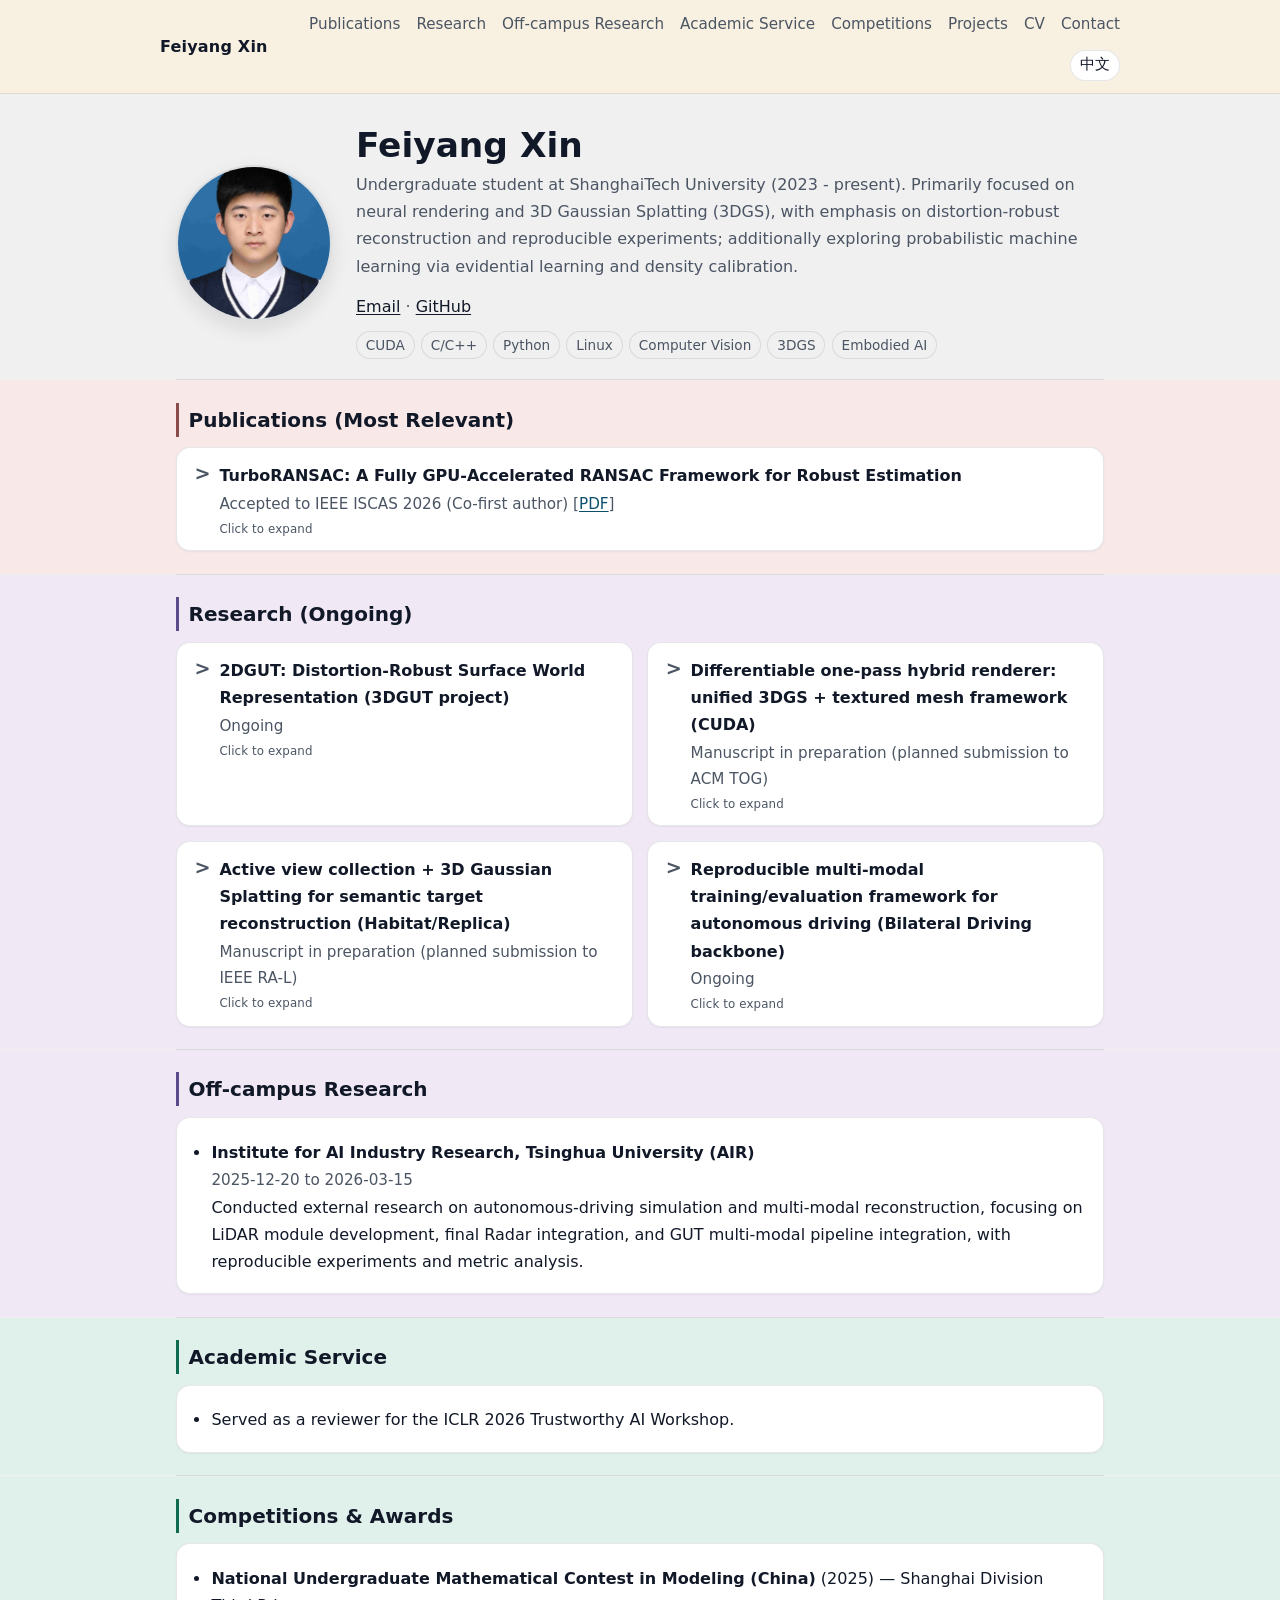
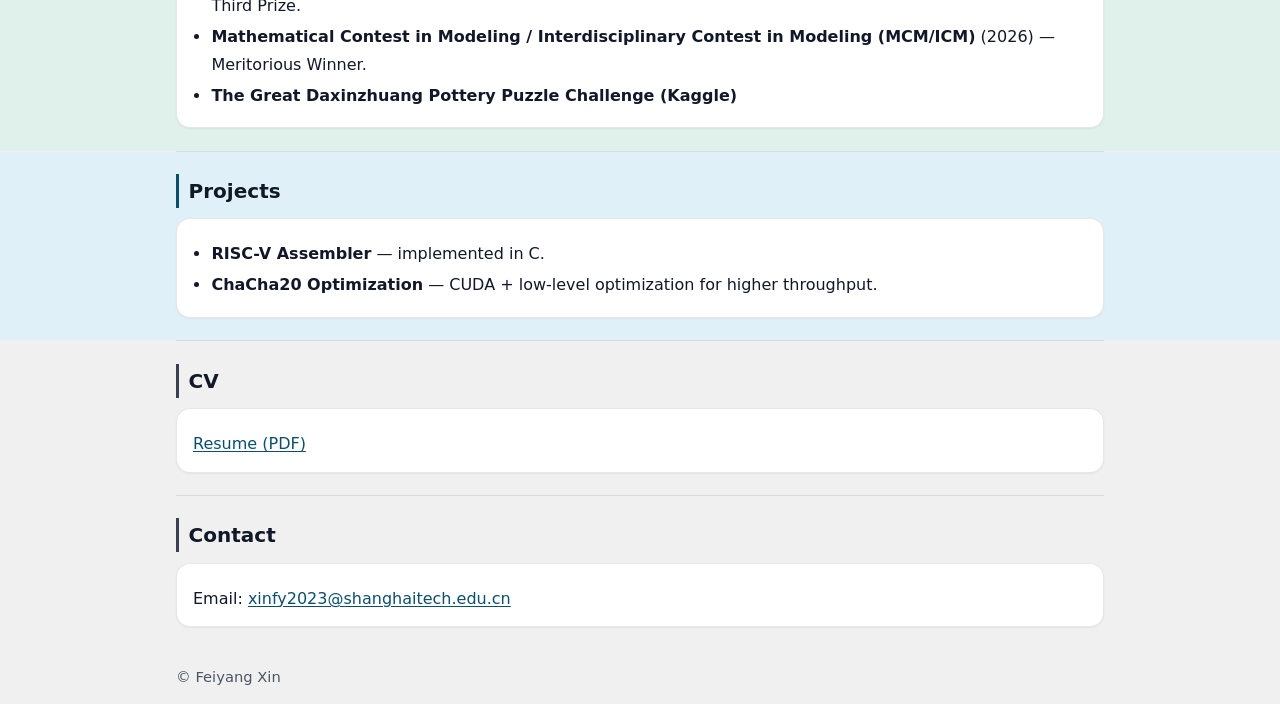
<file: index.html>
﻿<!doctype html>
<html lang="en">
  <head>
    <meta charset="utf-8">
    <meta name="viewport" content="width=device-width, initial-scale=1">
    <title>Feiyang Xin | Homepage</title>
    <meta name="description" content="Feiyang Xin — Undergraduate student at ShanghaiTech University. Research focus: neural rendering and 3D Gaussian Splatting (3DGS), with additional work on probabilistic machine learning via evidential learning and density calibration.">
    <link rel="canonical" href="https://xinfy2023.github.io/">
    <link rel="stylesheet" href="assets/style.css">
  </head>
  <body>
    <header class="site-header">
      <div class="container inner">
        <a class="brand" href="#top">Feiyang Xin</a>
        <nav class="nav" aria-label="Primary">
          <a href="#publications">Publications</a>
          <a href="#research">Research</a>
          <a href="#offcampus">Off-campus Research</a>
          <a href="#service">Academic Service</a>
          <a href="#competitions">Competitions</a>
          <a href="#projects">Projects</a>
          <a href="#cv">CV</a>
          <a href="#contact">Contact</a>
          <a class="lang" href="index_zh.html" title="中文" rel="nofollow">中文</a>
        </nav>
      </div>
    </header>

    <main id="top" class="container">
      <div class="hero">
        <img class="avatar" src="1.jpg" alt="Photo">
        <div>
          <h1>Feiyang Xin</h1>
          <p class="subtitle">
            Undergraduate student at ShanghaiTech University (2023 - present). Primarily focused on neural rendering and 3D Gaussian Splatting (3DGS), with emphasis on distortion-robust reconstruction and reproducible experiments; additionally exploring probabilistic machine learning via evidential learning and density calibration.
          </p>
          <p class="quicklinks">
            <a href="mailto:xinfy2023@shanghaitech.edu.cn">Email</a> ·
            <a href="https://github.com/xinfy2023" rel="me">GitHub</a>
          </p>
          <div class="tags" aria-label="Tags">
            <span class="tag">CUDA</span>
            <span class="tag">C/C++</span>
            <span class="tag">Python</span>
            <span class="tag">Linux</span>
            <span class="tag">Computer Vision</span>
            <span class="tag">3DGS</span>
            <span class="tag">Embodied AI</span>
          </div>
        </div>
      </div>

      <section id="publications" class="band q4">
        <h2>Publications (Most Relevant)</h2>
        <div class="grid">
          <div class="card">
            <details class="fold">
              <summary>
                <p class="fold-title">TurboRANSAC: A Fully GPU-Accelerated RANSAC Framework for Robust Estimation</p>
                <p class="fold-meta">
                  Accepted to IEEE ISCAS 2026 (Co-first author)
                  [<a href="files/TurboRANSAC_ISCAS2026.pdf">PDF</a>]
                </p>
              </summary>
              <div class="fold-body">
                <p class="meta">
                  Robust model estimation plays a central role in geometric computer vision, enabling applications such as camera localization, motion estimation, and 3D reconstruction. Among many techniques, Random Sample Consensus (RANSAC) is widely adopted for its robustness to outliers. However, existing RANSAC variants commonly rely on CPU-based sequential processing, leading to computational inefficiency that limits their suitability for real-time and large-scale scenarios. This challenge is heightened by the rise of learning-based pipelines optimized for GPU acceleration, where CPU-bound RANSAC becomes a bottleneck within predominantly GPU-centric workflows.
                </p>
                <p class="meta">
                  TurboRANSAC is a fully GPU-accelerated framework that parallelizes all key stages, including sampling, hypothesis generation, scoring, and refinement, directly on GPU. Unlike methods that optimize isolated components, TurboRANSAC provides a unified and scalable solution applicable to a broad spectrum of geometric estimation problems.
                </p>
              </div>
            </details>
          </div>
        </div>
      </section>

      <section id="research" class="band q3">
        <h2>Research (Ongoing)</h2>
        <div class="grid">
          <div class="card">
            <details class="fold">
              <summary>
                <p class="fold-title">2DGUT: Distortion-Robust Surface World Representation (3DGUT project)</p>
                <p class="fold-meta">Ongoing</p>
              </summary>
              <div class="fold-body">
                <ul>
                  <li>For fisheye and strongly distorted cameras, integrates Unscented Transform (UT) projection and ray-plane surfel primitives into a Gaussian Splatting reconstruction pipeline for better geometric and optimization stability under nonlinear projection.</li>
                  <li>Implements a staged training pipeline (transfer → surface refine → metric recover) and evaluation protocol (PSNR/SSIM/LPIPS plus geometric metrics).</li>
                  <li>On Lego fisheye (180°), improves PSNR from 22.48 to 31.65; under matched evaluator, achieves 31.83 vs 28.14 (+3.69 dB) against canonical 2DGS (no-UT).</li>
                  <li>Shows stable gains on multiple ScanNet++ DSLR scenes (up to +1.36 dB on the main scene; all 3 added scenes are positive), with reproducible logs and visualization/ablation analyses completed.</li>
                </ul>
              </div>
            </details>
          </div>

          <div class="card">
            <details class="fold">
              <summary>
                <p class="fold-title">Differentiable one-pass hybrid renderer: unified 3DGS + textured mesh framework (CUDA)</p>
                <p class="fold-meta">Manuscript in preparation (planned submission to ACM TOG)</p>
              </summary>
              <div class="fold-body">
                <ul>
                  <li>Developing a CUDA-based one-pass differentiable hybrid rendering framework that unifies 3D Gaussian Splatting and textured meshes.</li>
                  <li>Treats triangles as native primitives and fuses them with Gaussians in the same tile queue via key sorting, enabling end-to-end backpropagation (including texture gradients).</li>
                  <li>Systematically evaluates and optimizes both quality (PSNR) and performance (FPS).</li>
                </ul>
              </div>
            </details>
          </div>

          <div class="card">
            <details class="fold">
              <summary>
                <p class="fold-title">Active view collection + 3D Gaussian Splatting for semantic target reconstruction (Habitat/Replica)</p>
                <p class="fold-meta">Manuscript in preparation (planned submission to IEEE RA-L)</p>
              </summary>
              <div class="fold-body">
                <ul>
                  <li>Built an end-to-end system that combines active navigation and 3DGS reconstruction for semantic targets (e.g., chair/bed/toilet).</li>
                  <li>Proposed a navigation-reconstruction decoupled Two-Pass pipeline: a policy generates trajectories under its native observations; then trajectories are replayed with a true fisheye camera model and BVH/Warp ray-tracing depth supervision to export aligned RGB/Depth/Pose/Hit-mask.</li>
                  <li>Designed a coverage-aware evaluation protocol (Coverage@1m, PSNR_all/PSNR_covered, target coverage) to reduce bias and improve reproducibility.</li>
                  <li>Internal experiments (fixed seeds, full test/target views) show a significant improvement in target-region quality under similar target coverage (Target PSNR_covered@1m: ~+9 dB).</li>
                </ul>
              </div>
            </details>
          </div>

          <div class="card">
            <details class="fold">
              <summary>
                <p class="fold-title">Reproducible multi-modal training/evaluation framework for autonomous driving (Bilateral Driving backbone)</p>
                <p class="fold-meta">Ongoing</p>
              </summary>
              <div class="fold-body">
                <ul>
                  <li>Project site: Institute for AI Industry Research, Tsinghua University (AIR).</li>
                  <li>Goal: unify Camera/LiDAR/Radar and distorted-camera rendering into a single reproducible “one-click train + one-click eval” framework, and produce simulatable multi-modal rendering outputs.</li>
                  <li>Reviewer-facing design: avoid a “stitched system” by keeping appearance correction separated from physical modalities while using a unified math rule with modality-specific efficient implementations.</li>
                  <li>Efficiency line: constant-capacity multi-modal fusion via shared representation pools with learned gating/masks (inspired by PackNet), plus exploring Sobolev/Laplacian-style preconditioning for faster and more stable optimization.</li>
                </ul>
              </div>
            </details>
          </div>
        </div>
      </section>

      <section id="offcampus" class="band q3">
        <h2>Off-campus Research</h2>
        <div class="grid">
          <div class="card">
            <ul>
              <li>
                <strong>Institute for AI Industry Research, Tsinghua University (AIR)</strong><br>
                <span class="meta">2025-12-20 to 2026-03-15</span><br>
                Conducted external research on autonomous-driving simulation and multi-modal reconstruction, focusing on LiDAR module development, final Radar integration, and GUT multi-modal pipeline integration, with reproducible experiments and metric analysis.
              </li>
            </ul>
          </div>
        </div>
      </section>

      <section id="service" class="band q2">
        <h2>Academic Service</h2>
        <div class="grid">
          <div class="card">
            <ul>
              <li>Served as a reviewer for the ICLR 2026 Trustworthy AI Workshop.</li>
            </ul>
          </div>
        </div>
      </section>

      <section id="competitions" class="band q2">
        <h2>Competitions &amp; Awards</h2>
        <div class="grid">
          <div class="card">
            <ul>
              <li>
                <strong>National Undergraduate Mathematical Contest in Modeling (China)</strong> (2025) — Shanghai Division Third Prize.
              </li>
              <li>
                <strong>Mathematical Contest in Modeling / Interdisciplinary Contest in Modeling (MCM/ICM)</strong> (2026) — Meritorious Winner.
              </li>
              <li><strong>The Great Daxinzhuang Pottery Puzzle Challenge (Kaggle)</strong></li>
            </ul>
          </div>
        </div>
      </section>

      <section id="projects" class="band q1">
        <h2>Projects</h2>
        <div class="grid">
          <div class="card">
            <ul>
              <li><strong>RISC-V Assembler</strong> — implemented in C.</li>
              <li><strong>ChaCha20 Optimization</strong> — CUDA + low-level optimization for higher throughput.</li>
            </ul>
          </div>
        </div>
      </section>

      <section id="cv" class="band inputs">
        <h2>CV</h2>
        <div class="grid">
          <div class="card">
            <p><a href="files/resume.pdf">Resume (PDF)</a></p>
          </div>
        </div>
      </section>

      <section id="contact" class="band inputs">
        <h2>Contact</h2>
        <div class="grid">
          <div class="card">
            <p>Email: <a href="mailto:xinfy2023@shanghaitech.edu.cn">xinfy2023@shanghaitech.edu.cn</a></p>
          </div>
        </div>
      </section>
    </main>

    <footer class="container">
      <p>&copy; Feiyang Xin</p>
    </footer>
  </body>
</html>
</file>
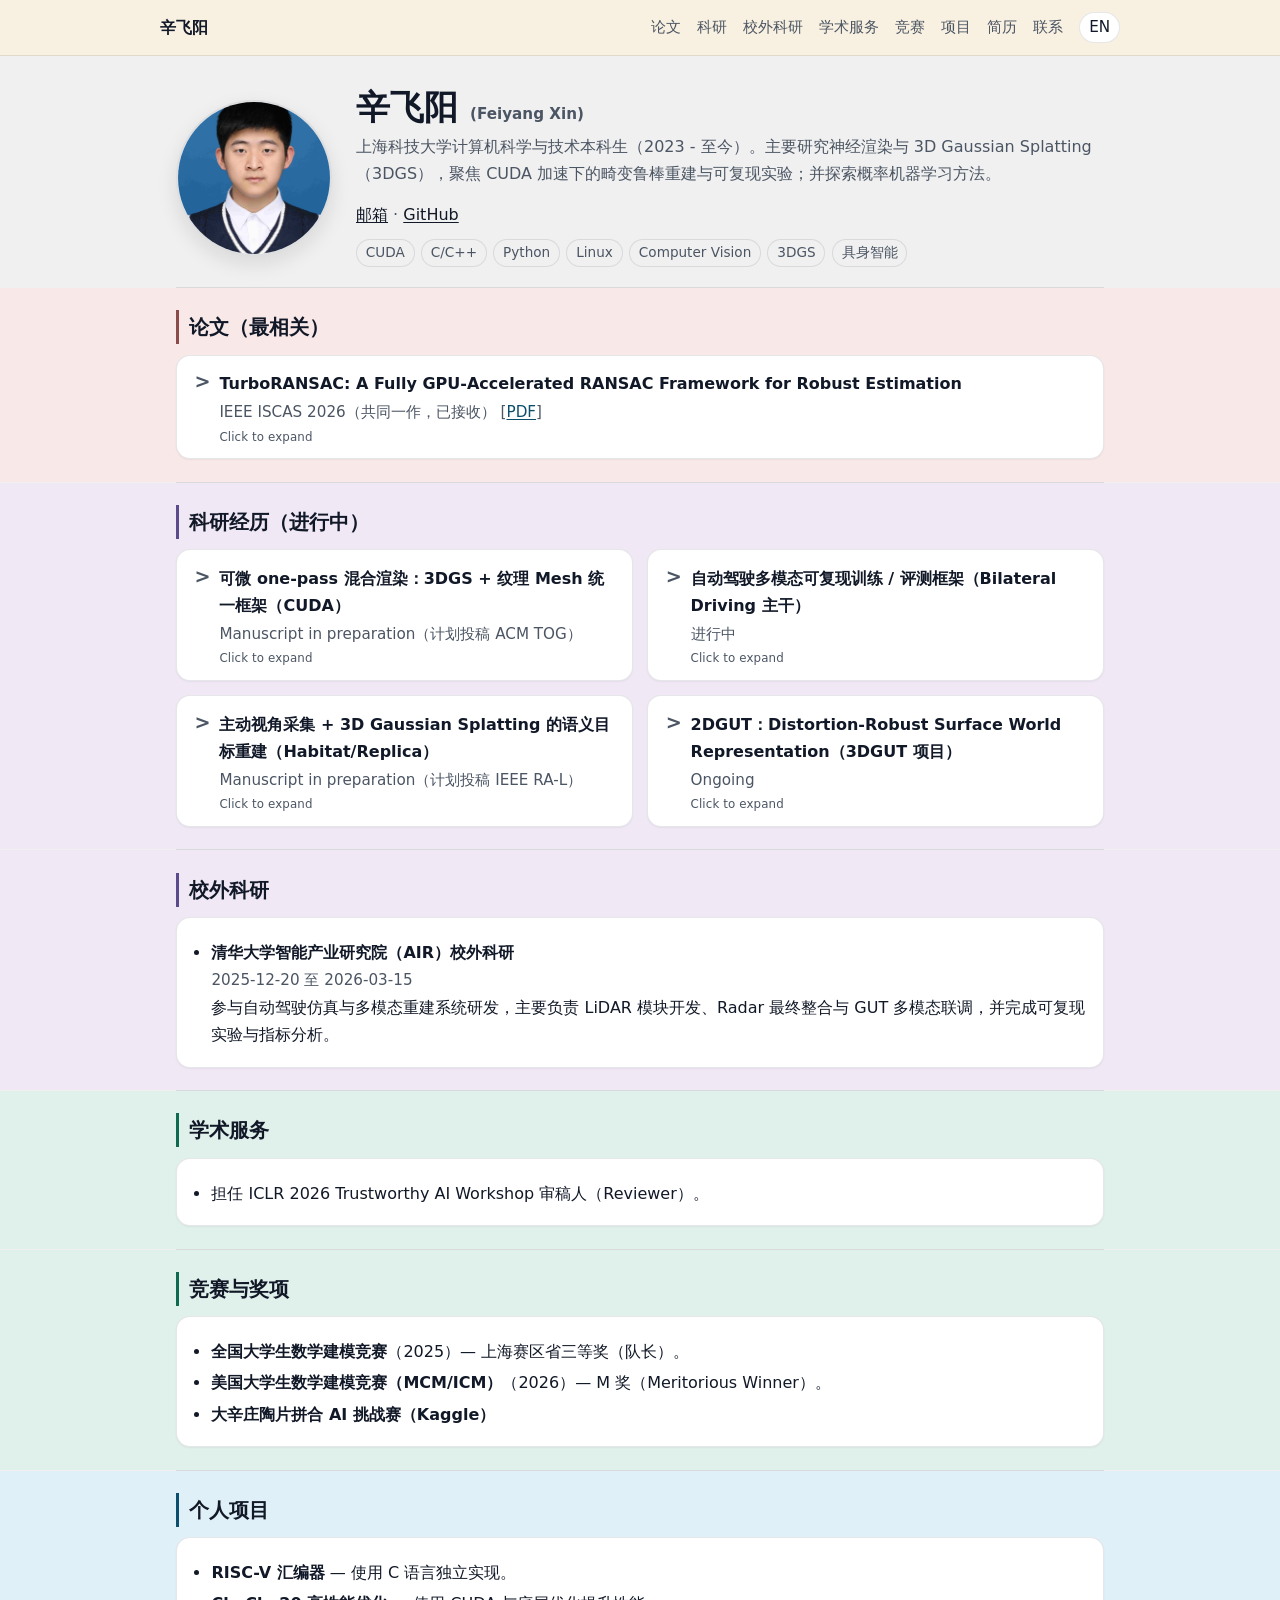
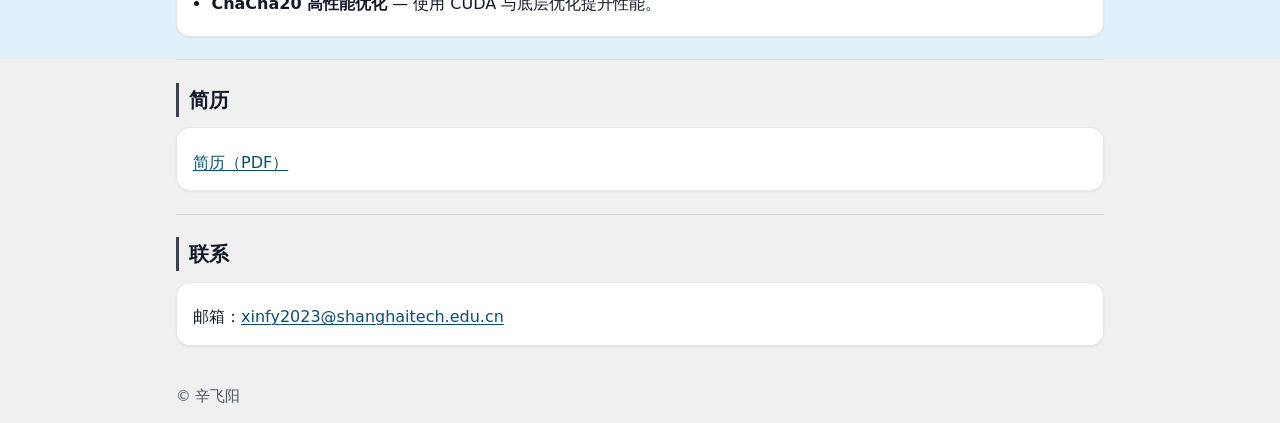
<file: index_zh.html>
﻿<!doctype html>
<html lang="zh-CN">
  <head>
    <meta charset="utf-8">
    <meta name="viewport" content="width=device-width, initial-scale=1">
    <title>辛飞阳 | 个人主页</title>
    <meta name="description" content="辛飞阳（Feiyang Xin）— 上海科技大学本科生。研究方向：神经渲染与 3D Gaussian Splatting（3DGS），并探索基于 evidential learning 与 density calibration 的概率机器学习方法。">
    <meta name="robots" content="noindex, nofollow, noarchive, nosnippet, noimageindex, notranslate">
    <meta name="googlebot" content="noindex, nofollow, noarchive, nosnippet, noimageindex">
    <link rel="canonical" href="https://xinfy2023.github.io/">
    <link rel="stylesheet" href="assets/style.css">
  </head>
  <body>
    <header class="site-header">
      <div class="container inner">
        <a class="brand" href="#top">辛飞阳</a>
        <nav class="nav" aria-label="主导航">
          <a href="#publications">论文</a>
          <a href="#research">科研</a>
          <a href="#offcampus">校外科研</a>
          <a href="#service">学术服务</a>
          <a href="#competitions">竞赛</a>
          <a href="#projects">项目</a>
          <a href="#cv">简历</a>
          <a href="#contact">联系</a>
          <a class="lang" href="index.html" title="English">EN</a>
        </nav>
      </div>
    </header>

    <main id="top" class="container">
      <div class="hero">
        <img class="avatar" src="1.jpg" alt="照片">
        <div>
          <h1>辛飞阳 <span class="meta">(Feiyang Xin)</span></h1>
          <p class="subtitle">
            上海科技大学计算机科学与技术本科生（2023 - 至今）。主要研究神经渲染与 3D Gaussian Splatting（3DGS），聚焦 CUDA 加速下的畸变鲁棒重建与可复现实验；并探索概率机器学习方法。
          </p>
          <p class="quicklinks">
            <a href="mailto:xinfy2023@shanghaitech.edu.cn">邮箱</a> ·
            <a href="https://github.com/xinfy2023" rel="me">GitHub</a>
          </p>
          <div class="tags" aria-label="标签">
            <span class="tag">CUDA</span>
            <span class="tag">C/C++</span>
            <span class="tag">Python</span>
            <span class="tag">Linux</span>
            <span class="tag">Computer Vision</span>
            <span class="tag">3DGS</span>
            <span class="tag">具身智能</span>
          </div>
        </div>
      </div>

      <section id="publications" class="band q4">
        <h2>论文（最相关）</h2>
        <div class="grid">
          <div class="card">
            <details class="fold">
              <summary>
                <p class="fold-title">TurboRANSAC: A Fully GPU-Accelerated RANSAC Framework for Robust Estimation</p>
                <p class="fold-meta">
                  IEEE ISCAS 2026（共同一作，已接收）
                  [<a href="files/TurboRANSAC_ISCAS2026.pdf">PDF</a>]
                </p>
              </summary>
              <div class="fold-body">
                <p class="meta">
                  鲁棒模型估计是几何视觉中的核心问题，广泛用于相机定位、运动估计与三维重建。传统 RANSAC 多依赖 CPU 串行流程，在 GPU 主导的学习系统中容易成为性能瓶颈。
                </p>
                <p class="meta">
                  TurboRANSAC 将采样、假设生成、打分与精修全流程并行到 GPU，提供统一且可扩展的几何估计方案，而非仅优化单一子模块。
                </p>
              </div>
            </details>
          </div>
        </div>
      </section>

      <section id="research" class="band q3">
        <h2>科研经历（进行中）</h2>
        <div class="grid">
          <div class="card">
            <details class="fold">
              <summary>
                <p class="fold-title">可微 one-pass 混合渲染：3DGS + 纹理 Mesh 统一框架（CUDA）</p>
                <p class="fold-meta">Manuscript in preparation（计划投稿 ACM TOG）</p>
              </summary>
              <div class="fold-body">
                <ul>
                  <li>研发 3D Gaussian Splatting 与纹理 Mesh 的统一 one-pass 可微混合渲染框架（CUDA）。</li>
                  <li>将三角形作为原生 primitive，与高斯在同一 tile 队列中进行 key 排序与融合渲染，支持端到端反向传播（含纹理参数梯度）。</li>
                  <li>围绕画质（PSNR）与性能（FPS）进行系统性评测与优化。</li>
                </ul>
              </div>
            </details>
          </div>

          <div class="card">
            <details class="fold">
              <summary>
                <p class="fold-title">自动驾驶多模态可复现训练 / 评测框架（Bilateral Driving 主干）</p>
                <p class="fold-meta">进行中</p>
              </summary>
              <div class="fold-body">
                <ul>
                  <li>项目地点：清华大学智能产业研究院（Institute for AI Industry Research, Tsinghua University，AIR）。</li>
                  <li>目标：将 Camera / LiDAR / Radar 与畸变相机渲染等能力统一到“一键训练 + 一键评测”的可复现工程框架中，并输出可用于仿真的多模态渲染结果。</li>
                  <li>审稿关键矛盾：外观分支不污染物理模态；渲染层面使用统一数学法则 + 模态定制高效实现，避免“缝合怪”。</li>
                  <li>效率主线：借鉴 PackNet 思想做恒定容量的多模态融合（共享表示池上学习 gating/mask），并探索 Sobolev/Laplacian 等预条件以加速、稳定优化收敛。</li>
                </ul>
              </div>
            </details>
          </div>

          <div class="card">
            <details class="fold">
              <summary>
                <p class="fold-title">主动视角采集 + 3D Gaussian Splatting 的语义目标重建（Habitat/Replica）</p>
                <p class="fold-meta">Manuscript in preparation（计划投稿 IEEE RA-L）</p>
              </summary>
              <div class="fold-body">
                <ul>
                  <li>构建“主动导航采集 + 3DGS 重建”的端到端系统，面向语义目标（如 chair/bed/toilet）提升目标区域重建质量。</li>
                  <li>提出导航-重建解耦的 Two-Pass 流程：策略在原生观测下生成轨迹；随后在真鱼眼相机与 BVH/Warp Ray-Tracing 深度监督下重放导出 RGB/Depth/Pose/Hit-mask，保证像素级对齐与几何一致性。</li>
                  <li>建立覆盖率感知评估协议（Coverage@1m、PSNR_all/PSNR_covered、Target coverage 等），降低评测偏置与不可复现风险。</li>
                  <li>内部实验（固定 seeds、全量 test/target views）显示在目标覆盖率接近 baseline 的情况下，目标区域重建质量显著提升（Target PSNR_covered@1m 约 +9 dB）。</li>
                </ul>
              </div>
            </details>
          </div>

          <div class="card">
            <details class="fold">
              <summary>
                <p class="fold-title">2DGUT：Distortion-Robust Surface World Representation（3DGUT 项目）</p>
                <p class="fold-meta">Ongoing</p>
              </summary>
              <div class="fold-body">
                <ul>
                  <li>面向 fisheye / 强畸变相机，提出并实现 2DGUT：将 Unscented Transform（UT）投影与 ray-plane surfel primitive 集成到 Gaussian Splatting 重建管线，提升非线性投影下几何与训练稳定性。</li>
                  <li>设计并落地分阶段训练流程（transfer → surface refine → metric recover）及评测协议（PSNR/SSIM/LPIPS + 几何指标）。</li>
                  <li>在 Lego fisheye（180°）上将 PSNR 从 22.48 提升到 31.65；在 matched evaluator 下相对 canonical 2DGS（no-UT）达到 31.83 vs 28.14（+3.69 dB）。</li>
                  <li>在 ScanNet++ DSLR 多场景实验中取得稳定增益（主场景最高约 +1.36 dB，新增 3 场景均为正增益），并完成可复现实验日志与可视化/消融分析。</li>
                </ul>
              </div>
            </details>
          </div>
        </div>
      </section>

      <section id="offcampus" class="band q3">
        <h2>校外科研</h2>
        <div class="grid">
          <div class="card">
            <ul>
              <li>
                <strong>清华大学智能产业研究院（AIR）校外科研</strong><br>
                <span class="meta">2025-12-20 至 2026-03-15</span><br>
                参与自动驾驶仿真与多模态重建系统研发，主要负责 LiDAR 模块开发、Radar 最终整合与 GUT 多模态联调，并完成可复现实验与指标分析。
              </li>
            </ul>
          </div>
        </div>
      </section>

      <section id="service" class="band q2">
        <h2>学术服务</h2>
        <div class="grid">
          <div class="card">
            <ul>
              <li>担任 ICLR 2026 Trustworthy AI Workshop 审稿人（Reviewer）。</li>
            </ul>
          </div>
        </div>
      </section>

      <section id="competitions" class="band q2">
        <h2>竞赛与奖项</h2>
        <div class="grid">
          <div class="card">
            <ul>
              <li>
                <strong>全国大学生数学建模竞赛</strong>（2025）— 上海赛区省三等奖（队长）。
              </li>
              <li>
                <strong>美国大学生数学建模竞赛（MCM/ICM）</strong>（2026）— M 奖（Meritorious Winner）。
              </li>
              <li><strong>大辛庄陶片拼合 AI 挑战赛（Kaggle）</strong></li>
            </ul>
          </div>
        </div>
      </section>

      <section id="projects" class="band q1">
        <h2>个人项目</h2>
        <div class="grid">
          <div class="card">
            <ul>
              <li><strong>RISC-V 汇编器</strong> — 使用 C 语言独立实现。</li>
              <li><strong>ChaCha20 高性能优化</strong> — 使用 CUDA 与底层优化提升性能。</li>
            </ul>
          </div>
        </div>
      </section>

      <section id="cv" class="band inputs">
        <h2>简历</h2>
        <div class="grid">
          <div class="card">
            <p><a href="files/resume.pdf">简历（PDF）</a></p>
          </div>
        </div>
      </section>

      <section id="contact" class="band inputs">
        <h2>联系</h2>
        <div class="grid">
          <div class="card">
            <p>邮箱：<a href="mailto:xinfy2023@shanghaitech.edu.cn">xinfy2023@shanghaitech.edu.cn</a></p>
          </div>
        </div>
      </section>
    </main>

    <footer class="container">
      <p>&copy; 辛飞阳</p>
    </footer>
  </body>
</html>
</file>
<file: assets/style.css>
:root{
  /*
    Palette: user-provided module backgrounds.
    - Inputs: #F0F0F0
    - Q1:     #E0F0F8
    - Q2:     #E0F0EB
    - Q3:     #F0E8F5
    - Q4:     #F8E8E8
    - Header: #F8F0E0
  */
  --bg:#F0F0F0;
  --panel:#ffffff;
  --text:#111827;
  --muted:#4b5563;
  --link:#0b4f6c;          /* deep teal-blue (avoid "template blue") */
  --accent:#0b4f6c;
  --border:rgba(17,24,39,0.10);
  --shadow:0 1px 2px rgba(17,24,39,0.05);
  --max:960px;
  --avatar-ring:rgba(17,24,39,0.14);

  --band-inputs:#F0F0F0;
  --band-q1:#E0F0F8;
  --band-q2:#E0F0EB;
  --band-q3:#F0E8F5;
  --band-q4:#F8E8E8;
  --header-bg:#F8F0E0;
}

@media (prefers-color-scheme: dark){
  :root{
    --bg:#0b0f14;
    --panel:#0f1720;
    --text:#e5e7eb;
    --muted:#a1a1aa;
    --link:#67e8f9;
    --accent:#67e8f9;
    --border:#243040;
    --shadow:none;
    --avatar-ring:rgba(229,231,235,0.18);

    /* Dark-mode bands (subtle tints). */
    --band-inputs:#0b0f14;
    --band-q1:#0b1420;
    --band-q2:#0b1a14;
    --band-q3:#15101c;
    --band-q4:#1c1010;
    --header-bg:#121826;
  }
}

*{box-sizing:border-box;}
html{scroll-behavior:smooth;}
body{
  margin:0;
  background:var(--bg);
  color:var(--text);
  font:16px/1.7 ui-sans-serif,system-ui,-apple-system,"Segoe UI",Roboto,"Helvetica Neue",Arial,
       "Noto Sans","PingFang SC","Hiragino Sans GB","Microsoft YaHei",sans-serif;
}

a{
  color:var(--link);
  text-decoration:underline;
  text-decoration-thickness:1px;
  text-underline-offset:2px;
}
a:hover{opacity:0.9;}

.container{max-width:var(--max);margin:0 auto;padding:0 1rem;}

.site-header{
  position:static;
  background:var(--header-bg);
  border-bottom:1px solid var(--border);
}

.site-header .inner{
  display:flex;
  align-items:center;
  justify-content:space-between;
  gap:1rem;
  padding:0.75rem 0;
}

.brand{
  font-weight:700;
  letter-spacing:0.2px;
  white-space:nowrap;
  color:var(--text);
  text-decoration:none;
}

.nav{
  display:flex;
  flex-wrap:wrap;
  gap:0.75rem 1rem;
  align-items:center;
  justify-content:flex-end;
}
.nav a{
  color:var(--muted);
  font-size:0.95rem;
  text-decoration:none;
}
.nav a:hover{color:var(--text);text-decoration:none;}
.nav .lang{
  padding:0.1rem 0.55rem;
  border:1px solid var(--border);
  border-radius:999px;
  background:var(--panel);
  color:var(--text);
}

.hero{
  display:flex;
  align-items:center;
  justify-content:flex-start;
  gap:1.5rem;
  padding:2rem 0 1.25rem;
}
.hero > div{flex:1;min-width:0;}

.hero h1{
  margin:0 0 0.35rem;
  font-size:2.15rem;
  line-height:1.15;
}

.subtitle{margin:0;color:var(--muted);}

.quicklinks{
  margin:0.85rem 0 0;
  color:var(--muted);
}
.quicklinks a{color:var(--text);}

.avatar{
  flex:0 0 auto;
  width:156px;
  height:156px;
  border-radius:999px;
  border:2px solid var(--avatar-ring);
  background:var(--panel);
  object-fit:cover;
  box-shadow:0 8px 20px rgba(17,24,39,0.10);
}

section{
  padding:1.4rem 0;
  border-top:1px solid var(--border);
  scroll-margin-top:18px;
}

/* Full-width band background while keeping content centered. */
section.band{
  position:relative;
  z-index:0;
}
section.band::before{
  content:"";
  position:absolute;
  left:50%;
  right:50%;
  margin-left:-50vw;
  margin-right:-50vw;
  width:auto;
  top:0;
  bottom:0;
  background:var(--section-bg, transparent);
  z-index:-1;
}
section.band.inputs{--section-bg:var(--band-inputs);--accent:#374151;}
section.band.q1{--section-bg:var(--band-q1);--accent:#0b4f6c;}
section.band.q2{--section-bg:var(--band-q2);--accent:#0f6b4f;}
section.band.q3{--section-bg:var(--band-q3);--accent:#5b4b8a;}
section.band.q4{--section-bg:var(--band-q4);--accent:#8a4b4b;}
section h2{
  margin:0 0 0.65rem;
  font-size:1.25rem;
  padding-left:0.6rem;
  border-left:3px solid var(--accent);
}

.grid{
  display:grid;
  grid-template-columns:repeat(auto-fit,minmax(320px,1fr));
  gap:0.9rem;
}

.card{
  background:var(--panel);
  border:1px solid var(--border);
  border-radius:14px;
  padding:0.9rem 1rem;
  box-shadow:var(--shadow);
}
.card p{margin:0.4rem 0 0;}

ul{margin:0.4rem 0 0.2rem 1.15rem;padding:0;}
li{margin:0.25rem 0;}

.meta{
  color:var(--muted);
  font-size:0.95rem;
}

.tags{
  display:flex;
  flex-wrap:wrap;
  gap:0.4rem;
  margin-top:0.65rem;
}
.tag{
  display:inline-block;
  padding:0.1rem 0.55rem;
  border:1px solid var(--border);
  border-radius:999px;
  font-size:0.85rem;
  color:var(--muted);
  background:var(--bg);
}

footer{
  padding:1.7rem 0 2.25rem;
  color:var(--muted);
  font-size:0.92rem;
}

details{margin-top:0.55rem;}
summary{
  cursor:pointer;
  user-select:none;
}
details > :not(summary){margin-top:0.35rem;}

/* Collapsible cards for publications/research. */
details.fold{
  margin-top:0;
}
details.fold summary{
  list-style:none;
  position:relative;
  padding-left:1.65rem;
  min-height:1.5rem;
}
details.fold summary::-webkit-details-marker{
  display:none;
}
details.fold summary::before{
  content:">";
  position:absolute;
  left:0.1rem;
  top:0.05rem;
  line-height:1.1;
  color:var(--muted);
  font-size:1.2rem;
  font-weight:700;
  transition:transform 140ms ease;
}
details.fold summary::after{
  content:"Click to expand";
  display:block;
  margin-top:0.24rem;
  line-height:1.2;
  color:var(--muted);
  font-size:0.74rem;
  letter-spacing:0.01em;
  text-transform:none;
}
details.fold[open] summary::before{
  transform:rotate(90deg);
}
details.fold[open] summary::after{
  content:"Collapse";
}
details.fold .fold-title{
  margin:0;
  font-weight:700;
}
details.fold .fold-meta{
  margin-top:0.16rem;
  color:var(--muted);
  font-size:0.95rem;
}
details.fold .fold-body{
  margin-top:0.55rem;
}

@media (max-width:700px){
  .hero{flex-direction:column;align-items:flex-start;}
  .avatar{width:136px;height:136px;}
  .grid{grid-template-columns:1fr;}
}
</file>
